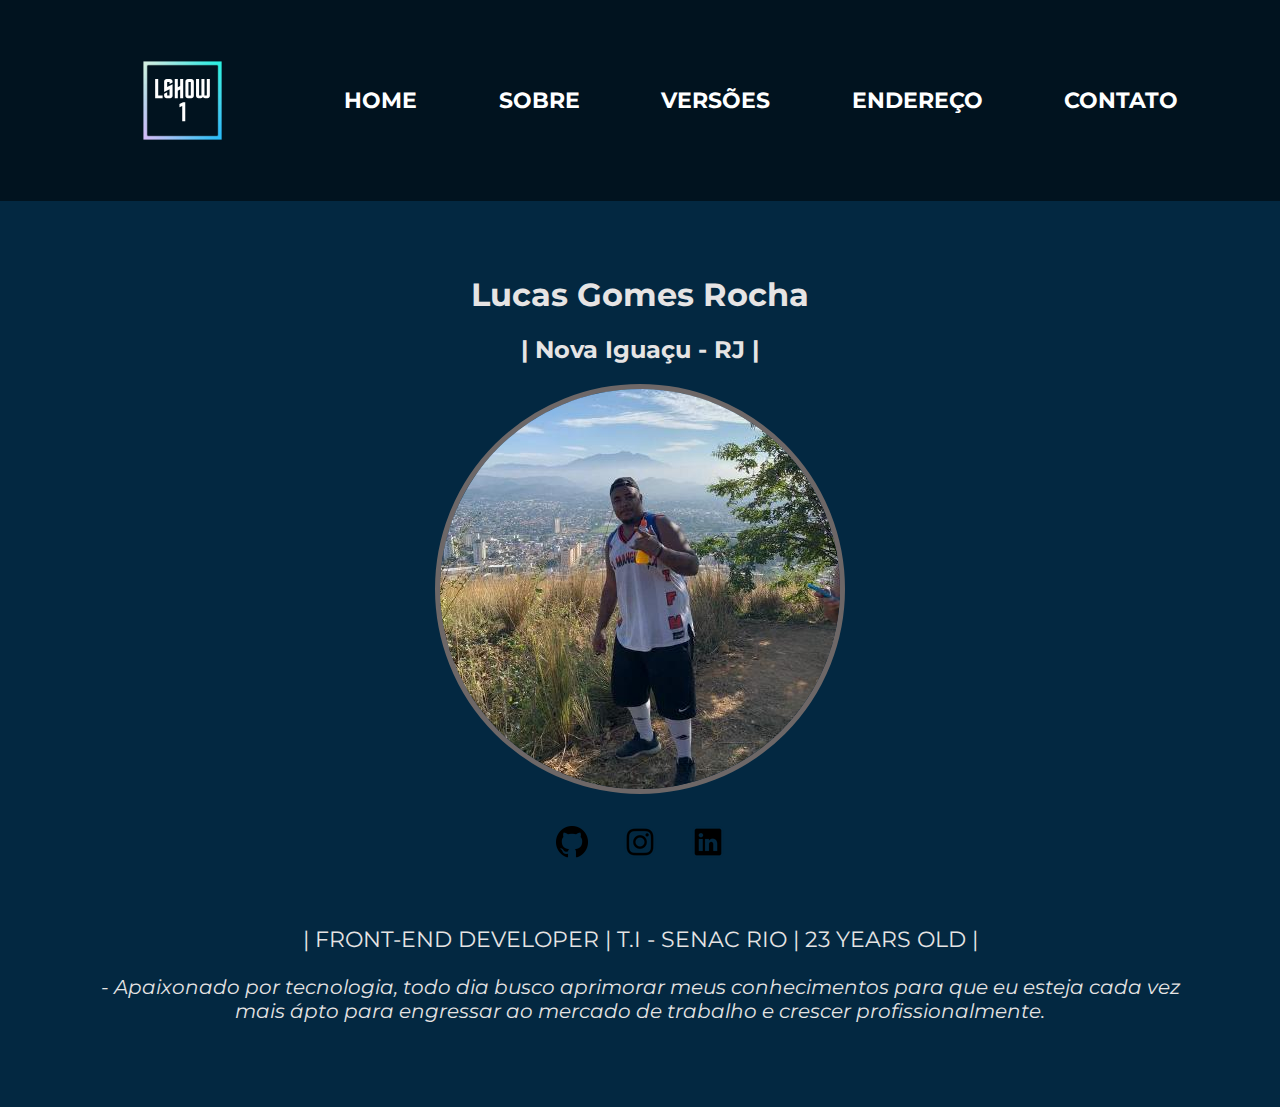
<file: index.html>
<!DOCTYPE html>
<html lang="pt-br">
<head>
    <meta charset="UTF-8">
    <meta http-equiv="X-UA-Compatible" content="IE=edge">
    <meta name="viewport" content="width=device-width, initial-scale=1.0">
    <link rel="shortcut icon" href="img/graduation-cap-solid.svg" type="image/x-icon">
    <link rel="stylesheet" href="css/style.css">
    <link href="https://fonts.googleapis.com/css2?family=Montserrat:wght@300;400;700&family=PT+Sans+Narrow:wght@400;700&display=swap" rel="stylesheet">
    <title>Home</title>
    
</head>
<header>
    <nav>
        <div class="barra__nav">
            <ul class="nav__">
                <img src="img/Lucas gomes (1).svg" class="nav__items svg">
                <li class="nav__items home"><a href="index.html">Home</a></li>
                <li class="nav__items sobre"><a href="sobre.html">Sobre</a></li>
                <li class="nav__items versoes"><a href="versao.html">Versões</a></li>
                <li class="nav__items endereco"><a href="endereco.html">Endereço</a></li>
                <li class="nav__items contato"><a href="contato.html">Contato</a></li>
            </ul>
        </div>
    </nav>
</header>
    <main>
        <div class="div__perfil">

                <section>
                    <div class="name-city">
                        <h1 class="nome">Lucas Gomes Rocha</h1>
                        <h2 class="local">| Nova Iguaçu - RJ |</h2>
                    </div>
                </section>
                
                <section>
                    <div class="perfil--foto">
                        <img src="img/eu.jpg" alt="FOTO LUCAS GOMES ROCHA" class="perfil-foto">
                    </div>
                </section>

               
                    <section>
                        <div class="rede-social">
                                <div class="social">
                                    <a href="https://github.com/lucaoshow1 " class="social__img" target="_blank" ><img src="img/github.png" alt="" ></a>
                                    <a href="https://www.instagram.com/lucasgooh/" class="social__img" target="_blank"><img src="img/instagram.png" alt=""></a>
                                    <a href="https://www.linkedin.com/in/lucas-gomes-6766bb1a5/" class="social__img" target="_blank"><img src="img/linkedin.png" alt=""></a>
                                </div>
                         </div>
                    </section>

                     <section>
                         <div class="resumo">
                            <p class="perfil-dev">| FRONT-END DEVELOPER | T.I - SENAC RIO | 23 YEARS  OLD |</p>
                            <p class="perfil__dev">- Apaixonado por tecnologia, todo dia busco aprimorar meus conhecimentos para que eu esteja cada vez mais ápto para engressar ao mercado de trabalho e crescer profissionalmente.</p>
                         </div>
                     </section>
               
        </div>
    </main>
</body>
</html>
</file>
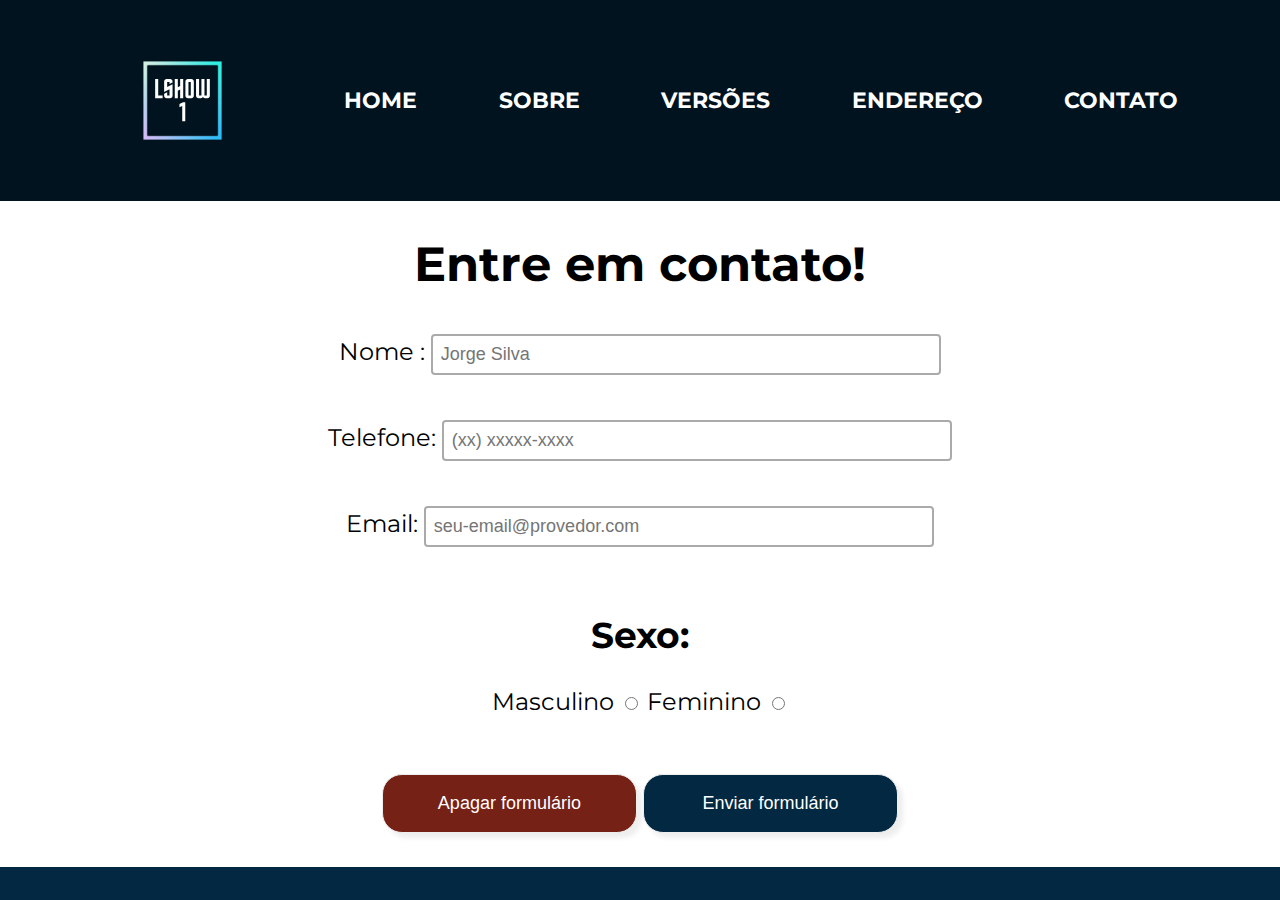
<file: contato.html>
<!DOCTYPE html>
<html lang="en">
<head>
    <meta charset="UTF-8">
    <meta http-equiv="X-UA-Compatible" content="IE=edge">
    <meta name="viewport" content="width=device-width, initial-scale=1.0">
    <link rel="shortcut icon" href="img/graduation-cap-solid.svg" type="image/x-icon">
    <link rel="stylesheet" href="css/contato.css">
    <link href="https://fonts.googleapis.com/css2?family=Montserrat:wght@300;400;700&family=PT+Sans+Narrow:wght@400;700&display=swap" rel="stylesheet">
    <title>Contato</title>
</head>
<body>
    <header>
        <nav>
            <div class="barra__nav">
                <ul class="nav__">
                    <img src="img/Lucas gomes (1).svg" class="nav__items svg">
                    <li class="nav__items home"><a href="index.html">Home</a></li>
                    <li class="nav__items sobre"><a href="sobre.html">Sobre</a></li>
                    <li class="nav__items versoes"><a href="versao.html">Versões</a></li>
                    <li class="nav__items endereco"><a href="endereco.html">Endereço</a></li>
                    <li class="nav__items contato"><a href="contato.html">Contato</a></li>
                </ul>
            </div>
        </nav>
    </header>
    <main> 
      <div class="formulario">
        <h1>Entre em contato!</h1>
          <form action="#">
                <section>
                    <label for="name">Nome : </label>
                    <input type="text" placeholder="Jorge Silva" class="formulario__">
                                <br>
                                <br>
                    <label for="telefone">Telefone: </label>
                    <input type="tel" name="telefone" id="" placeholder="(xx) xxxxx-xxxx" class="formulario__">
                                <br>
                                <br>
                    <label for="email">Email: </label>
                    <input type="email" name="email" id="" placeholder="seu-email@provedor.com" class="formulario__">
                                <br>
                                <br>
                </section>
                <section>
                    <div class="genero__">
                        <h2>Sexo:</h2>
                        <label for="genero">Masculino</label>
                        <input type="radio" name="genero" id="" >
                        
                        <label for="genero">Feminino</label>
                        <input type="radio" name="genero" id="">
                    </div>
                </section>
            <br>
            <br>
                    <input type="reset" value="Apagar formulário" class="button button__reset">
                    <input type="submit" value="Enviar formulário" class="button">
          </form>
      </div>
    </main>
</body>
</html>
</file>
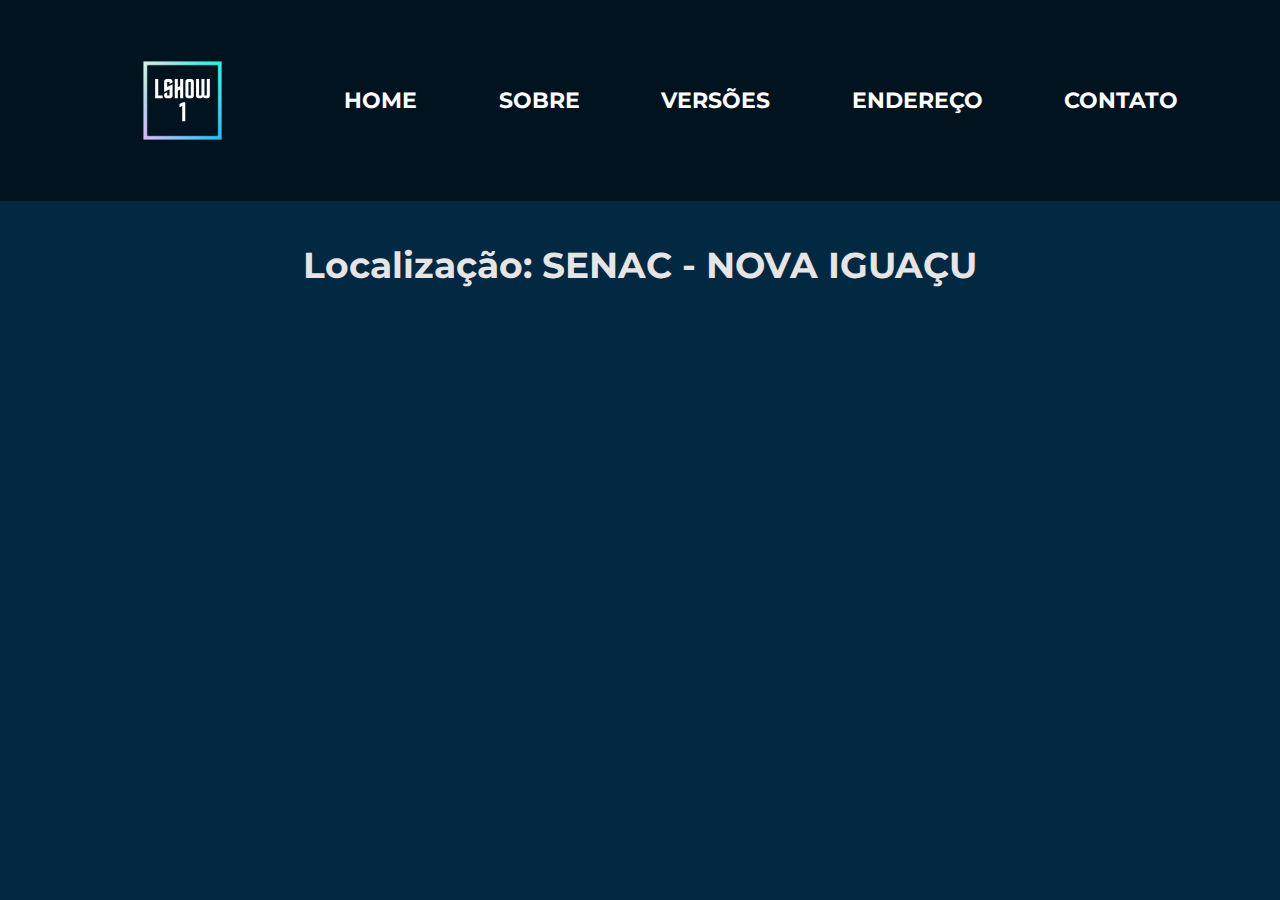
<file: endereco.html>
<!DOCTYPE html>
<html lang="en">
<head>
    <meta charset="UTF-8">
    <meta http-equiv="X-UA-Compatible" content="IE=edge">
    <meta name="viewport" content="width=device-width, initial-scale=1.0">
    <link rel="shortcut icon" href="img/graduation-cap-solid.svg" type="image/x-icon">
    <link rel="stylesheet" href="css/endereco.css">
    <link href="https://fonts.googleapis.com/css2?family=Montserrat:wght@300;400;700&family=PT+Sans+Narrow:wght@400;700&display=swap" rel="stylesheet">
    <title>Endereço</title>
</head>
<body>
    <header>
        <nav>
            <div class="barra__nav">
                <ul class="nav__">
                    <img src="img/Lucas gomes (1).svg" class="nav__items svg">
                    <li class="nav__items home"><a href="index.html">Home</a></li>
                    <li class="nav__items sobre"><a href="sobre.html">Sobre</a></li>
                    <li class="nav__items versoes"><a href="versao.html">Versões</a></li>
                    <li class="nav__items endereco"><a href="endereco.html">Endereço</a></li>
                    <li class="nav__items contato"><a href="contato.html">Contato</a></li>
                </ul>
            </div>
        </nav>
    </header>

    <h1 class="titulo">Localização:  SENAC - NOVA IGUAÇU</h1>

    <div class="mapa">
        <iframe src="https://www.google.com/maps/embed?pb=!1m18!1m12!1m3!1d3679.2634553724392!2d-43.45286198440064!3d-22.75560213821614!2m3!1f0!2f0!3f0!3m2!1i1024!2i768!4f13.1!3m3!1m2!1s0x9967a99225f96f%3A0xec20bfc8ff090b46!2sSenac%20Nova%20Igua%C3%A7u!5e0!3m2!1spt-BR!2sbr!4v1654516462038!5m2!1spt-BR!2sbr" width="600" height="450" style="border:0;" allowfullscreen="" loading="lazy" referrerpolicy="no-referrer-when-downgrade" class="mapa-senac"></iframe>
    </div>
</body>
</html>
</file>
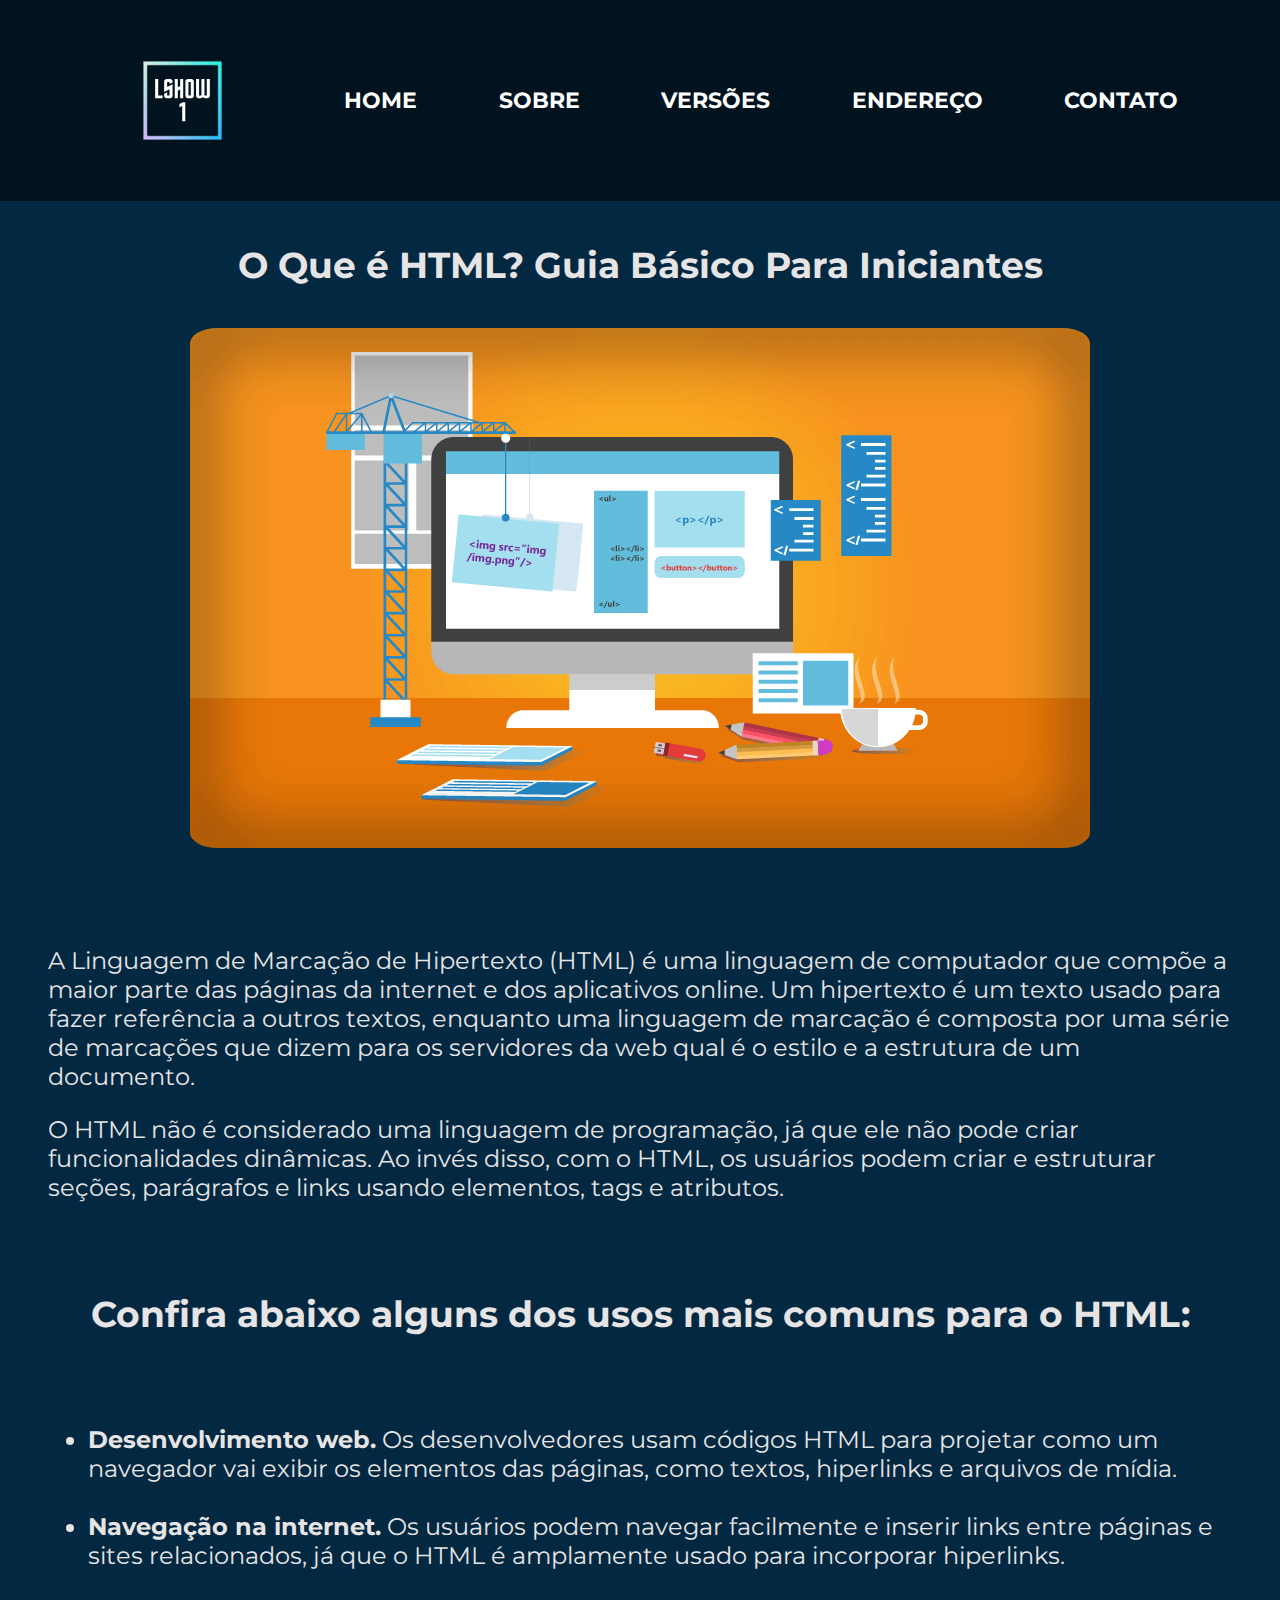
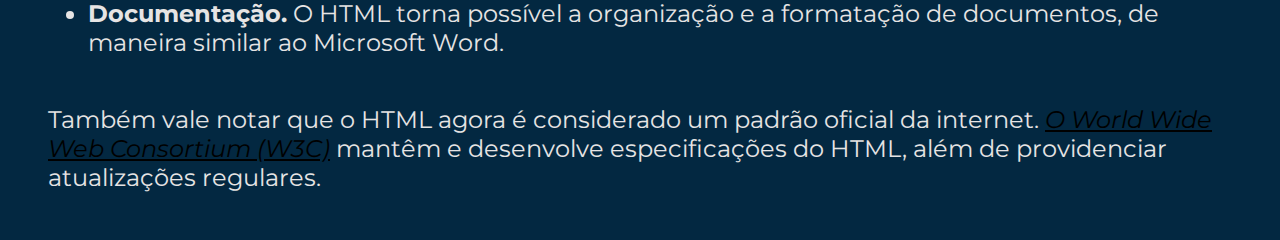
<file: sobre.html>
<!DOCTYPE html>
<html lang="en">
<head>
    <meta charset="UTF-8">
    <meta http-equiv="X-UA-Compatible" content="IE=edge">
    <meta name="viewport" content="width=device-width, initial-scale=1.0">
    <link rel="shortcut icon" href="img/graduation-cap-solid.svg" type="image/x-icon">
    <link rel="stylesheet" href="css/sobre.css">
    <link href="https://fonts.googleapis.com/css2?family=Montserrat:wght@300;400;700&family=PT+Sans+Narrow:wght@400;700&display=swap" rel="stylesheet">
    <title>Sobre</title>
    
</head>
<body>
    <header>
        <nav>
            <div class="barra__nav">
                <ul class="nav__">
                    <img src="img/Lucas gomes (1).svg" class="nav__items svg">
                    <li class="nav__items home"><a href="index.html">Home</a></li>
                    <li class="nav__items sobre"><a href="sobre.html">Sobre</a></li>
                    <li class="nav__items versoes"><a href="versao.html">Versões</a></li>
                    <li class="nav__items endereco"><a href="endereco.html">Endereço</a></li>
                    <li class="nav__items contato"><a href="contato.html">Contato</a></li>
                </ul>
            </div>
        </nav>
</header>
<main>
    <h1 class="titulo">O Que é HTML? Guia Básico Para Iniciantes</h1>

    <div class="img-prin">
        <img src="img/o-que-e-html.png" alt="">
    </div>

    <section>
        <div class="textos">
            <p>A Linguagem de Marcação de Hipertexto (HTML) é uma linguagem de computador que compõe a maior parte das páginas da internet e dos aplicativos online. Um hipertexto é um texto usado para fazer referência a outros textos, enquanto uma linguagem de marcação é composta por uma série de marcações que dizem para os servidores da web qual é o estilo e a estrutura de um documento.</p>
            <p>O HTML não é considerado uma linguagem de programação, já que ele não pode criar funcionalidades dinâmicas. Ao invés disso, com o HTML, os usuários podem criar e estruturar seções, parágrafos e links usando elementos, tags e atributos.</p>
        </div>
    </section>

    <h2 class="titulo">Confira abaixo alguns dos usos mais comuns para o HTML:</h2>

    <section>
        <ul class="textos">
            <li><strong>Desenvolvimento web.</strong> Os desenvolvedores usam códigos HTML para projetar como um navegador vai exibir os elementos das páginas, como textos, hiperlinks e arquivos de mídia.</li><br>
            <li><strong>Navegação na internet.</strong> Os usuários podem navegar facilmente e inserir links entre páginas e sites relacionados, já que o HTML é amplamente usado para incorporar hiperlinks.</li><br>
            <li><strong>Documentação.</strong> O HTML torna possível a organização e a formatação de documentos, de maneira similar ao Microsoft Word.</li>
        </ul>

        
        <div class="textos">
            <p>Também vale notar que o HTML agora é considerado um padrão oficial da internet. <a href="https://www.w3.org/" target="_blank" class="link">O World Wide Web Consortium (W3C)</a> mantêm e desenvolve especificações do HTML, além de providenciar atualizações regulares.</p>

        </div>
    </section>

</main>
</body>
</html>
</file>
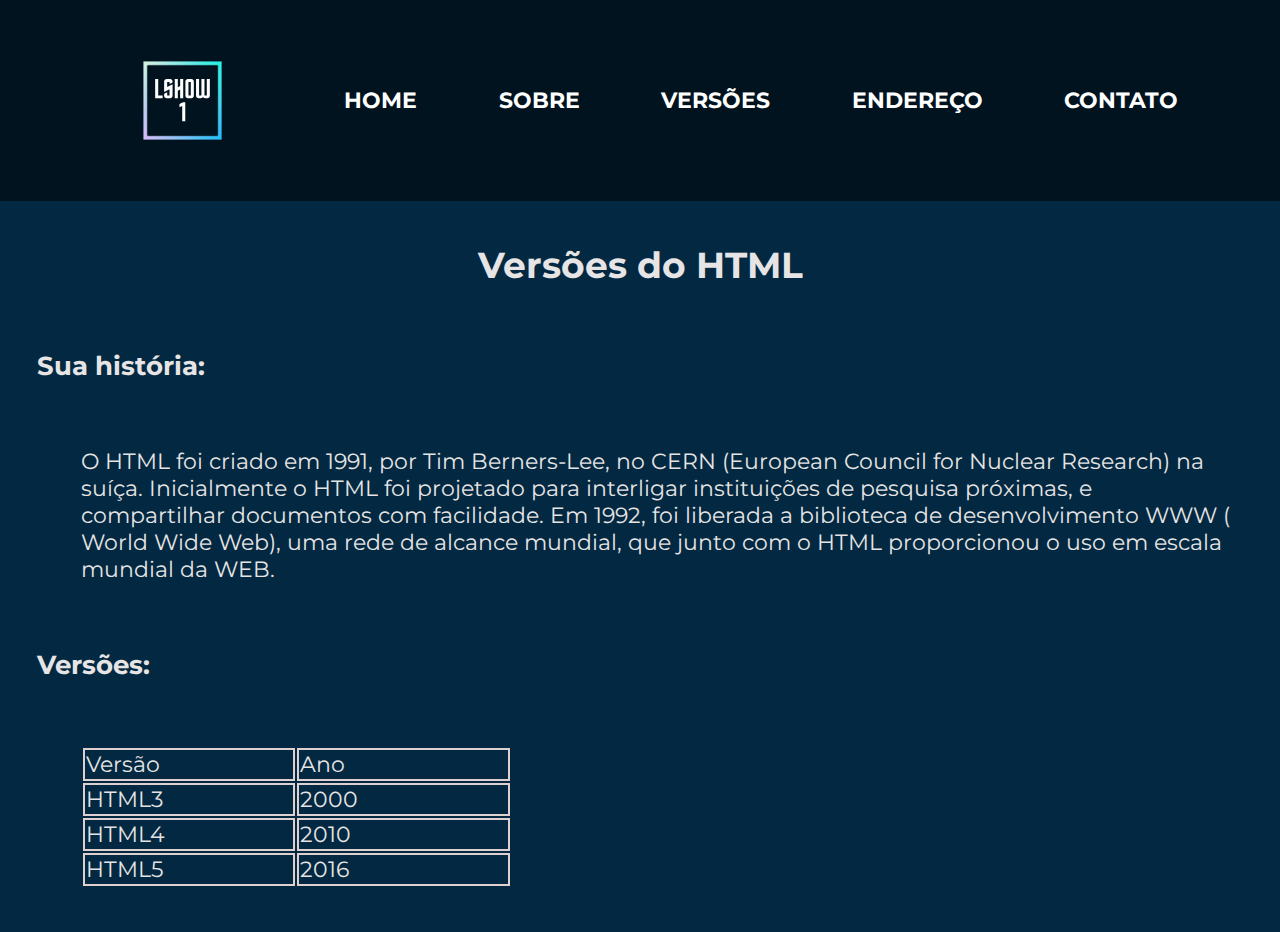
<file: versao.html>
<!DOCTYPE html>
<html lang="en">
<head>
    <meta charset="UTF-8">
    <meta http-equiv="X-UA-Compatible" content="IE=edge">
    <meta name="viewport" content="width=device-width, initial-scale=1.0">
    <link rel="shortcut icon" href="img/graduation-cap-solid.svg" type="image/x-icon">
    <link rel="stylesheet" href="css/versao.css">
    <link href="https://fonts.googleapis.com/css2?family=Montserrat:wght@300;400;700&family=PT+Sans+Narrow:wght@400;700&display=swap" rel="stylesheet">
    <title>Versão</title>
</head>
<body>
    <body>
        <header>
                <nav>
                    <div class="barra__nav">
                        <ul class="nav__">
                            <img src="img/Lucas gomes (1).svg" class="nav__items svg">
                            <li class="nav__items home"><a href="index.html">Home</a></li>
                            <li class="nav__items sobre"><a href="sobre.html">Sobre</a></li>
                            <li class="nav__items versoes"><a href="versao.html">Versões</a></li>
                            <li class="nav__items endereco"><a href="endereco.html">Endereço</a></li>
                            <li class="nav__items contato"><a href="contato.html">Contato</a></li>
                        </ul>
                    </div>
                </nav>
        </header>
<main>
    <h1 class="titulo">Versões do HTML</h1>
    <h2 class="sub-titulo">Sua história:</h2>

    <p class="texto">O HTML foi criado em 1991, por Tim Berners-Lee, no CERN (European Council for Nuclear Research) na suíça. Inicialmente o HTML foi projetado para interligar instituições de pesquisa próximas, e compartilhar documentos com facilidade. Em 1992, foi liberada a biblioteca de desenvolvimento WWW ( World Wide Web), uma rede de alcance mundial, que junto com o HTML proporcionou o uso em escala mundial da WEB.</p>

    <h2 class="sub-titulo">Versões:</h2>
    <table class="texto " >
        <tr class="tabela__text">
            <td class="tabela__text">Versão </td>
            <td class="tabela__text">Ano </td>
            
        </tr>
        <tr >
            <td class="tabela__text">HTML3</td>
            <td class="tabela__text">2000</td>
          
        </tr>
        <tr>
            <td class="tabela__text">HTML4</td>
            <td class="tabela__text">2010</td>
           
        </tr>
        <tr>
            <td class="tabela__text">HTML5</td>
            <td class="tabela__text">2016</td>
           
        </tr>
    </table>
</main>
</body>
</html>
</file>
<file: css/style.css>
body{
    margin: 0;
    padding: 0;
    box-sizing: border-box;
    width: 100%;
    height: 100%;
    font-family: 'Montserrat', sans-serif;
    background-color: #032841;
    color: rgb(230, 228, 228);
}

.titulo{
    text-align: center;
    font-size: 36px;
    margin: 0;
    padding: 2em;
   
    
}

.barra__nav{
    display: block;
}
.nav__{
    margin: 0;
    padding: 1.25rem;
    display: flex;
    flex-direction: row;
    justify-content: space-evenly;
    align-items: center;
    background-color: rgba(0, 1, 3, 0.548);
    font-size: 22px;
 
}
.nav__items a{
    text-decoration: none;
    color: #fff;

}
.nav__> li {
    list-style-type: none;
  }

.svg{
   width: 13%;
   height: 13%;
}
.home, .sobre, .versoes, .endereco, .contato{
    transition: 400ms;
    text-transform: uppercase;
    font-weight: bold;
}

.home:hover{
	transform: scale(1.2);	
    
    
}

.sobre:hover{
    transform: scale(1.2)

}
.versoes:hover{
    transform: scale(1.2)
}
.endereco:hover{
    transform: scale(1.2)
}
.contato:hover{
    transform: scale(1.2)
}

.div__perfil{
    width: auto;
    height: auto;
    position: relative;
    margin: 0.25rem;
    padding: 3em;
}
.name-city{
    text-align: center;
    margin-bottom: .15em;
}
.perfil--foto{
    justify-content: center;
    display: flex;
}
.perfil-foto{
    border: #6d6767 solid 5px;
    border-radius: 50%;
   
 
}

.rede-social{
    padding: 2em;
    display: flex;
    justify-content: center;
}
.social__img{

    margin: 1em;
}
.resumo{
    text-align: center;
    margin: 2em;
}
.perfil-dev{
    font-size: 22px;
}
.perfil__dev{
    font-size: 20px;
    font-style: italic;
}
</file>
<file: css/contato.css>
body{
    margin: 0;
    padding: 0;
    box-sizing: border-box;
    width: 100%;
    height: 100%;
    font-family: 'Montserrat', sans-serif;
    background-color: #032841;
    color: rgb(230, 228, 228);
}

.barra__nav{
    display: block;
}
.nav__{
    margin: 0;
    padding: 1.25rem;
    display: flex;
    flex-direction: row;
    justify-content: space-evenly;
    align-items: center;
    background-color: rgba(0, 1, 3, 0.548);
    font-size: 22px;
 
}
.nav__> li {
    list-style-type: none;
  }
.nav__items a{
    text-decoration: none;
    color: #fff;

}
.svg{
    width: 13%;
    height: 13%;
 }


.home, .sobre, .versoes, .endereco, .contato{
    transition: 400ms;
    text-transform: uppercase;
    font-weight: bold;
}

.home:hover{
    
	transform: scale(1.2);	
    
}

.sobre:hover{
    transform: scale(1.2)

}
.versoes:hover{
    transform: scale(1.2)
}
.endereco:hover{
    transform: scale(1.2)
}
.contato:hover{
    transform: scale(1.2)
}
.titulo{
    text-align: center;
    font-size: 36px;
    margin: 0;
    padding: 1.15em;

}
.formulario{
    text-align: center;
    border: #fff solid 2px;
    background-color: white;
    color: black;
    font-size: 1.5em;
    padding-bottom: 2rem ;

}
.formulario__{
    width:40%;
    border:2px solid #aaa;
    border-radius:4px;
    margin:8px 0;
    outline:none;
    padding:8px;
    box-sizing:border-box;
    transition:.3s;
    font-size: 18px;
}
.formulario__:focus{
    border-color:rgb(17, 68, 119);
    box-shadow:0 0 8px 0 rgb(17, 90, 163);
  }
 
    
     
 
  .button {
    background: #032841;  
    color: #fff;
    border: 1px solid #eee;
    border-radius: 20px;
    box-shadow: 5px 5px 5px #eee;
    text-shadow:none;
    cursor: pointer;
    width:20%;
    padding: 1em;
    font-size: 18px;
    
    
    }
    .button__reset{
        background-color: #752116;
    }
    
    .button:hover {

    background: #016ABC;
    color: #fff;
    border: 1px solid #eee;
    border-radius: 20px;
    box-shadow: 5px 5px 5px #eee;
    text-shadow:none;
    
    }
</file>
<file: css/endereco.css>
body{
    margin: 0;
    padding: 0;
    box-sizing: border-box;
    width: 100%;
    height: 100%;
    font-family: 'Montserrat', sans-serif;
    background-color: #032841;
    color: rgb(230, 228, 228);
}

.barra__nav{
    display: block;
}
.nav__{
    margin: 0;
    padding: 1.25rem;
    display: flex;
    flex-direction: row;
    justify-content: space-evenly;
    align-items: center;
    background-color: rgba(0, 1, 3, 0.548);
    font-size: 22px;
 
}
.nav__> li {
    list-style-type: none;
  }
.nav__items a{
    text-decoration: none;
    color: #fff;

}
.svg{
    width: 13%;
    height: 13%;
 }


.home, .sobre, .versoes, .endereco, .contato{
    transition: 400ms;
    text-transform: uppercase;
    font-weight: bold;
}

.home:hover{
    
	transform: scale(1.2);	
    
}

.sobre:hover{
    transform: scale(1.2)

}
.versoes:hover{
    transform: scale(1.2)
}
.endereco:hover{
    transform: scale(1.2)
}
.contato:hover{
    transform: scale(1.2)
}
.titulo{
    text-align: center;
    font-size: 36px;
    margin: 0;
    padding: 1.15em;

}
.mapa{
    display: flex;
    justify-content: center;
}
</file>
<file: css/sobre.css>
body{
    margin: 0;
    padding: 0;
    box-sizing: border-box;
    width: 100%;
    height: 100%;
    font-family: 'Montserrat', sans-serif;
    background-color: #032841;
    color: rgb(230, 228, 228);
}

.barra__nav{
    display: block;
}
.nav__{
    margin: 0;
    padding: 1.25rem;
    display: flex;
    flex-direction: row;
    justify-content: space-evenly;
    align-items: center;
    background-color: rgba(0, 1, 3, 0.548);
    font-size: 22px;
 
}
.nav__> li {
    list-style-type: none;
  }
.nav__items a{
    text-decoration: none;
    color: #fff;

}
.svg{
    width: 13%;
    height: 13%;
 }


.home, .sobre, .versoes, .endereco, .contato{
    transition: 400ms;
    text-transform: uppercase;
    font-weight: bold;
}

.home:hover{
    
	transform: scale(1.2);	
    
}

.sobre:hover{
    transform: scale(1.2)

}
.versoes:hover{
    transform: scale(1.2)
}
.endereco:hover{
    transform: scale(1.2)
}
.contato:hover{
    transform: scale(1.2)
}

.titulo{
    text-align: center;
    font-size: 36px;
    margin: 0;
    padding: 1.15em;

}
.img-prin{
    display: flex;
    justify-content: center;
}
.img-prin > img{
    border-radius: 3%;
    margin-bottom: 3.15em;
}
.textos{
    font-size: 24px;
    margin: 2em;
}
.link{
    color: rgb(0, 0, 0);
    font-style: italic;
}
</file>
<file: css/versao.css>
body{
    margin: 0;
    padding: 0;
    box-sizing: border-box;
    width: 100%;
    height: 100%;
    font-family: 'Montserrat', sans-serif;
    background-color: #032841;
    color: rgb(230, 228, 228);
}

.barra__nav{
    display: block;
}
.nav__{
    margin: 0;
    padding: 1.25rem;
    display: flex;
    flex-direction: row;
    justify-content: space-evenly;
    align-items: center;
    background-color: rgba(0, 1, 3, 0.548);
    font-size: 22px;
 
}
.nav__> li {
    list-style-type: none;
  }
.nav__items a{
    text-decoration: none;
    color: #fff;

}
.svg{
    width: 13%;
    height: 13%;
 }


.home, .sobre, .versoes, .endereco, .contato{
    transition: 400ms;
    text-transform: uppercase;
    font-weight: bold;
}

.home:hover{
    
	transform: scale(1.2);	
    
}

.sobre:hover{
    transform: scale(1.2)

}
.versoes:hover{
    transform: scale(1.2)
}
.endereco:hover{
    transform: scale(1.2)
}
.contato:hover{
    transform: scale(1.2)
}
.titulo{
    text-align: center;
    font-size: 36px;
    margin: 0;
    padding: 1.15em;

}
.sub-titulo{
    margin-left: 2.30rem;
    font-size: 26px;
  
}
.texto{
    margin-left: 2.30rem;
    padding: 2em;
    font-size: 22px;
}
.tabela__text{
    border: solid rgb(224, 207, 207) 2px;
    width: 20%; 
      
}
</file>
